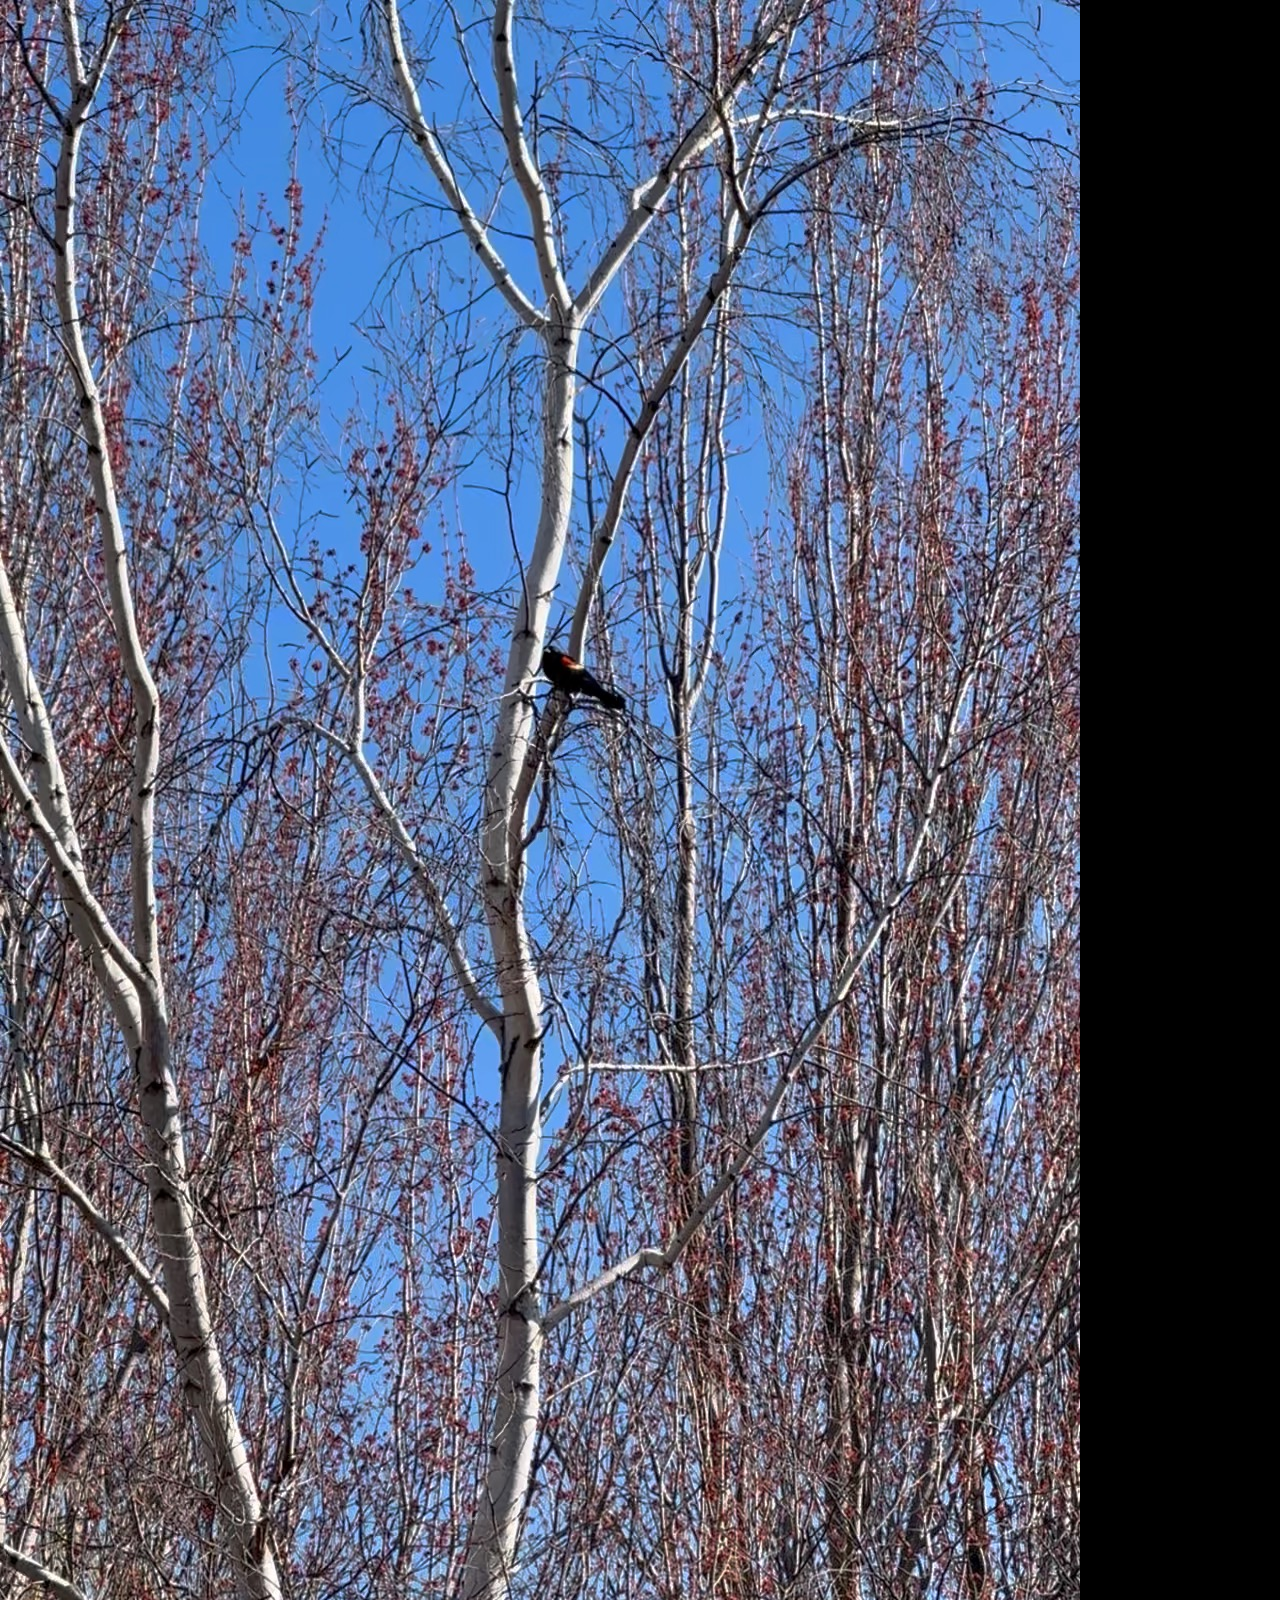
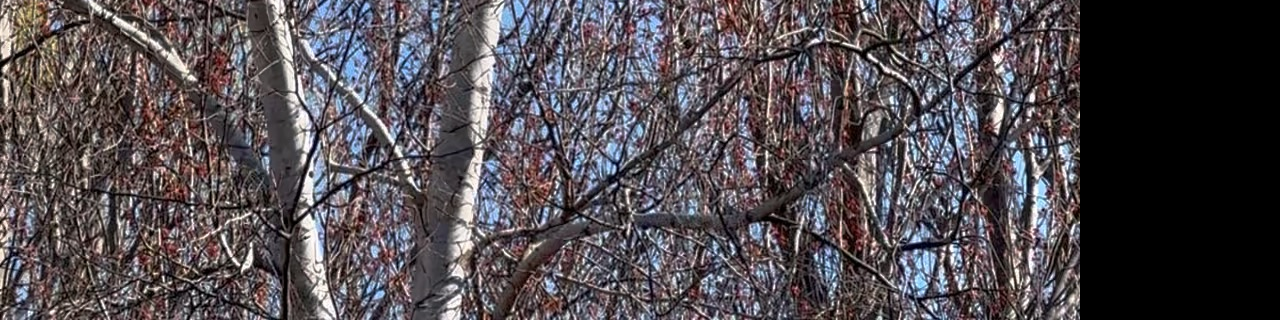
<file: bird-in-tree/index.html>
<!doctype html>
<html lang="en">
  <head>
    <meta charset="UTF-8" />
    <meta name="viewport" content="width=device-width, initial-scale=1" />
    <title>bird-in-tree</title>
    <link href="../style.css" rel="stylesheet" />
  </head>
  <body>
    <img src="../assets/bird-in-tree.webp" alt="" />
  </body>
</html>
</file>
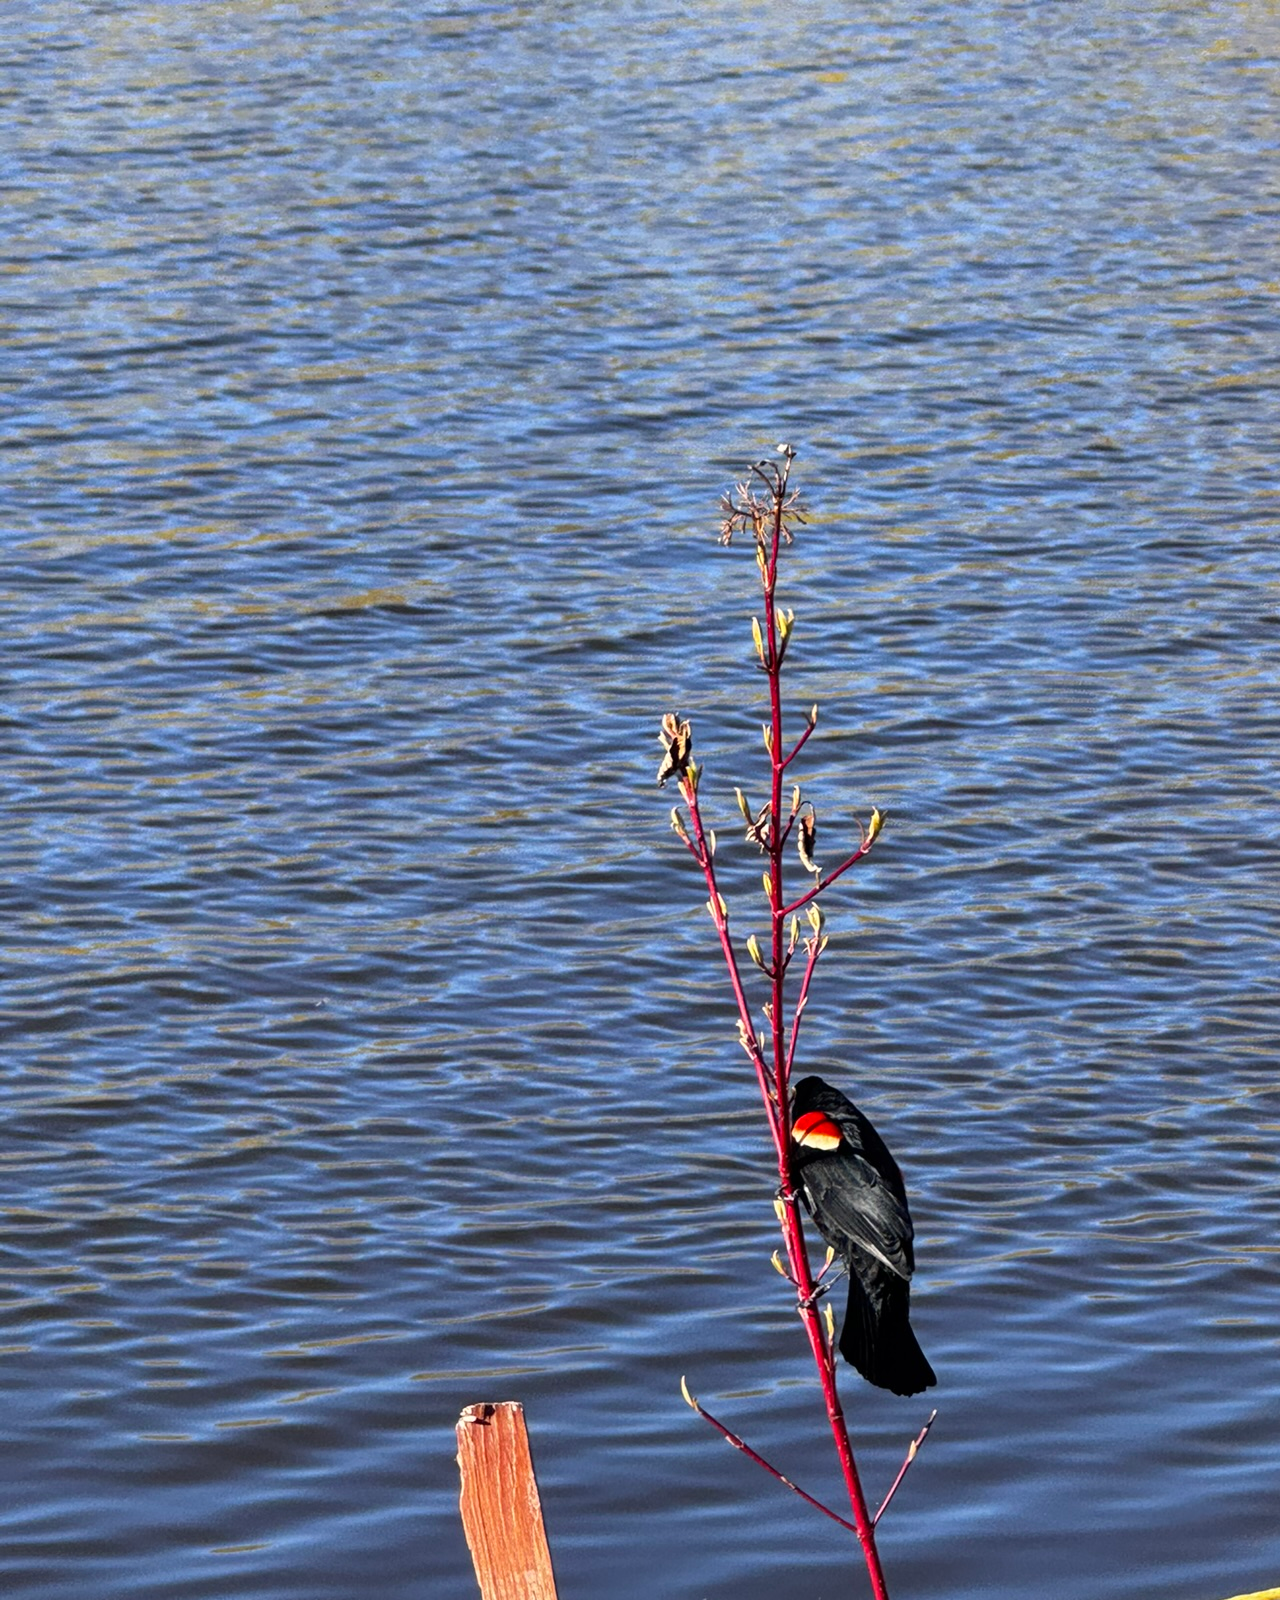
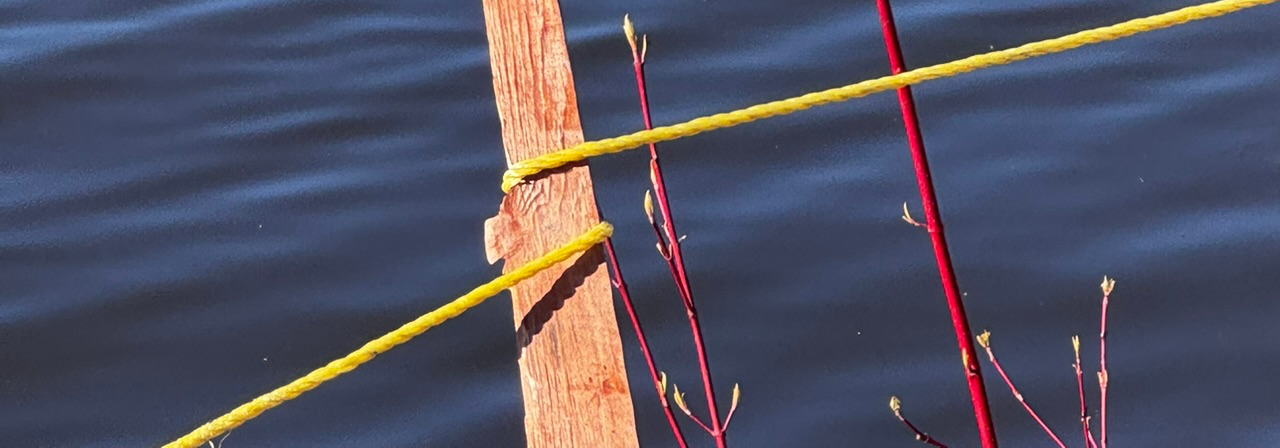
<file: bird/index.html>
<!doctype html>
<html lang="en">
  <head>
    <meta charset="UTF-8" />
    <meta name="viewport" content="width=device-width, initial-scale=1" />
    <title>bird</title>
    <link href="../style.css" rel="stylesheet" />
  </head>
  <body>
    <img src="../assets/bird.webp" alt="" />
  </body>
</html>
</file>
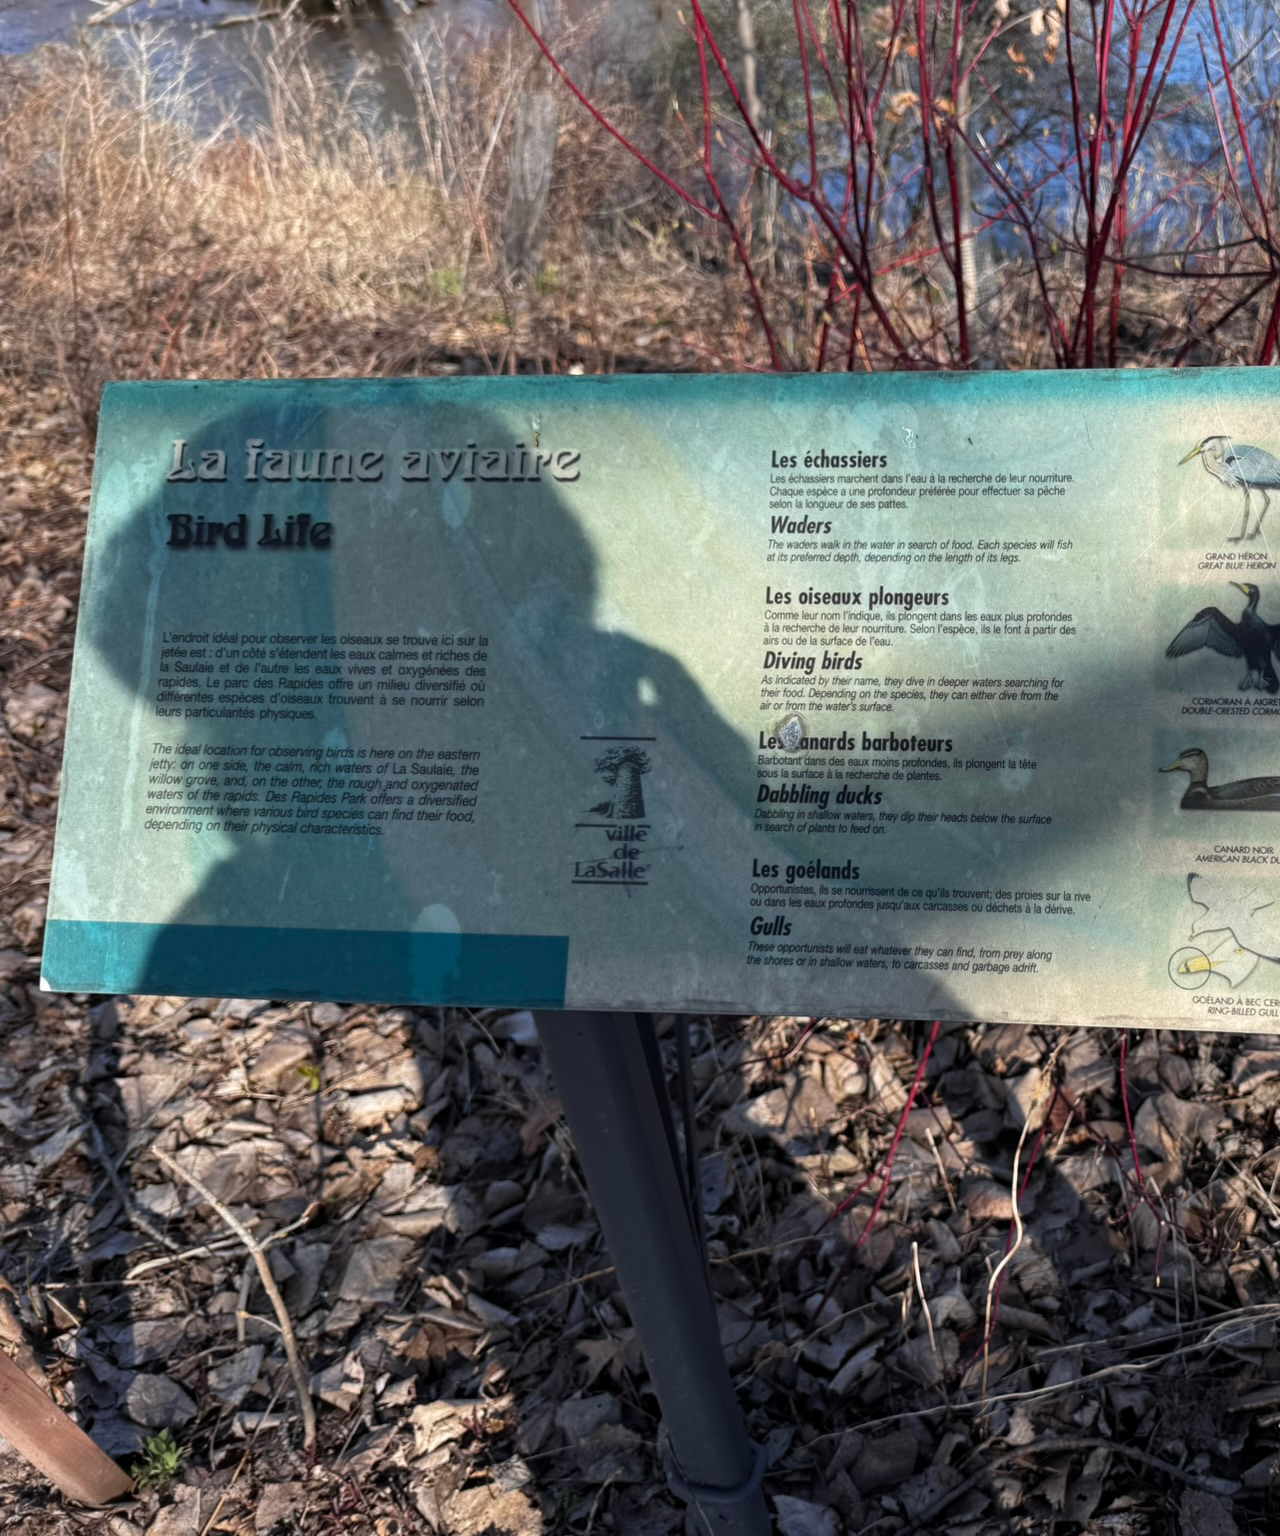
<file: birds-info/index.html>
<!doctype html>
<html lang="en">
  <head>
    <meta charset="UTF-8" />
    <meta name="viewport" content="width=device-width, initial-scale=1" />
    <title>birds-info</title>
    <link href="../style.css" rel="stylesheet" />
  </head>
  <body>
    <img src="../assets/birds-info.webp" alt="" />
  </body>
</html>
</file>
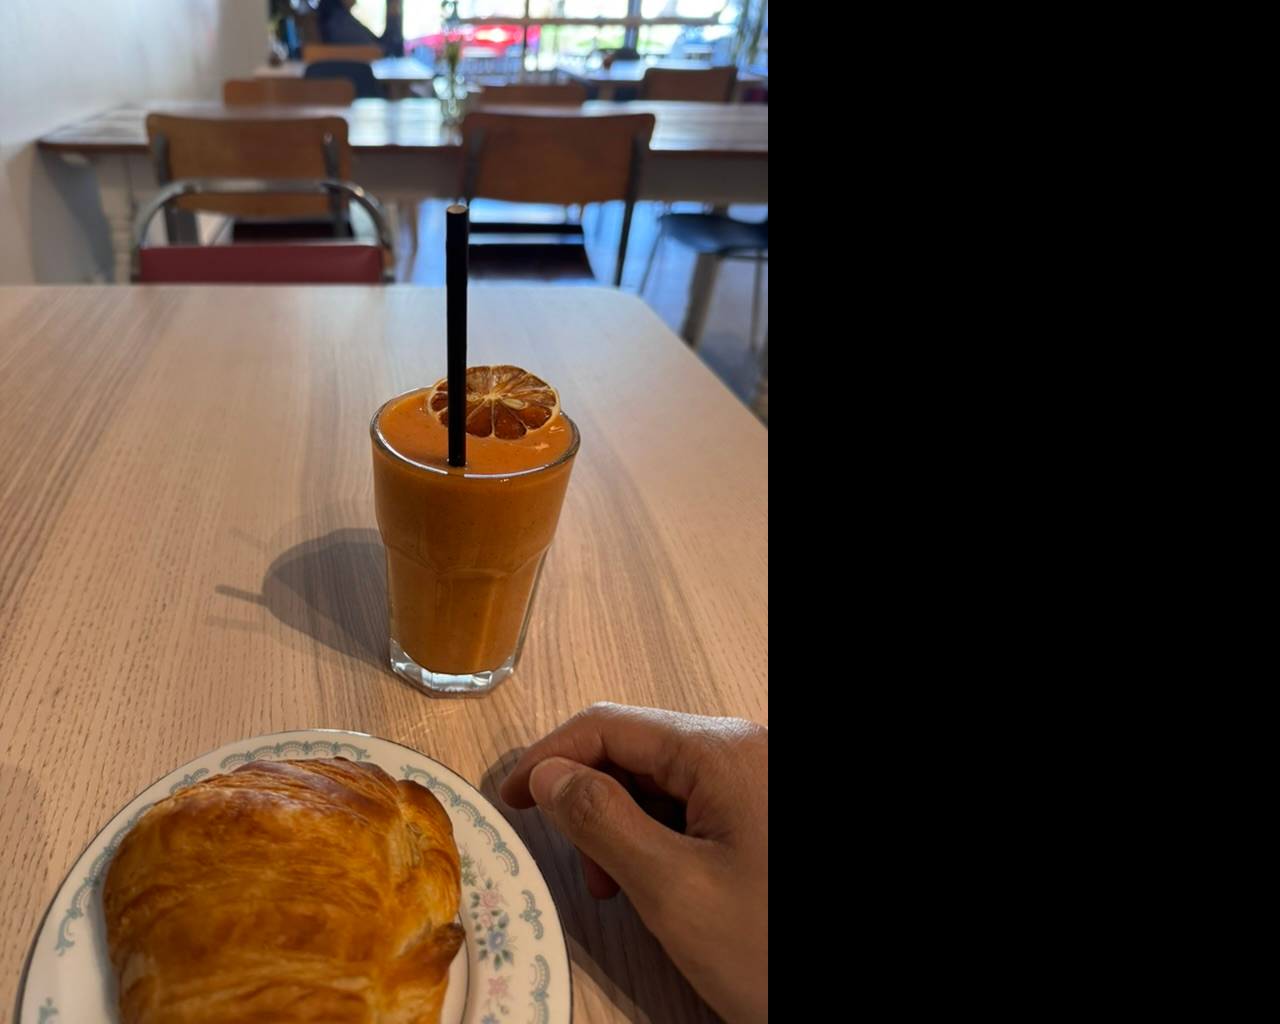
<file: cafe/index.html>
<!doctype html>
<html lang="en">
  <head>
    <meta charset="UTF-8" />
    <meta name="viewport" content="width=device-width, initial-scale=1" />
    <title>cafe</title>
    <link href="../style.css" rel="stylesheet" />
  </head>
  <body>
    <img src="../assets/cafe.webp" alt="" />
  </body>
</html>
</file>
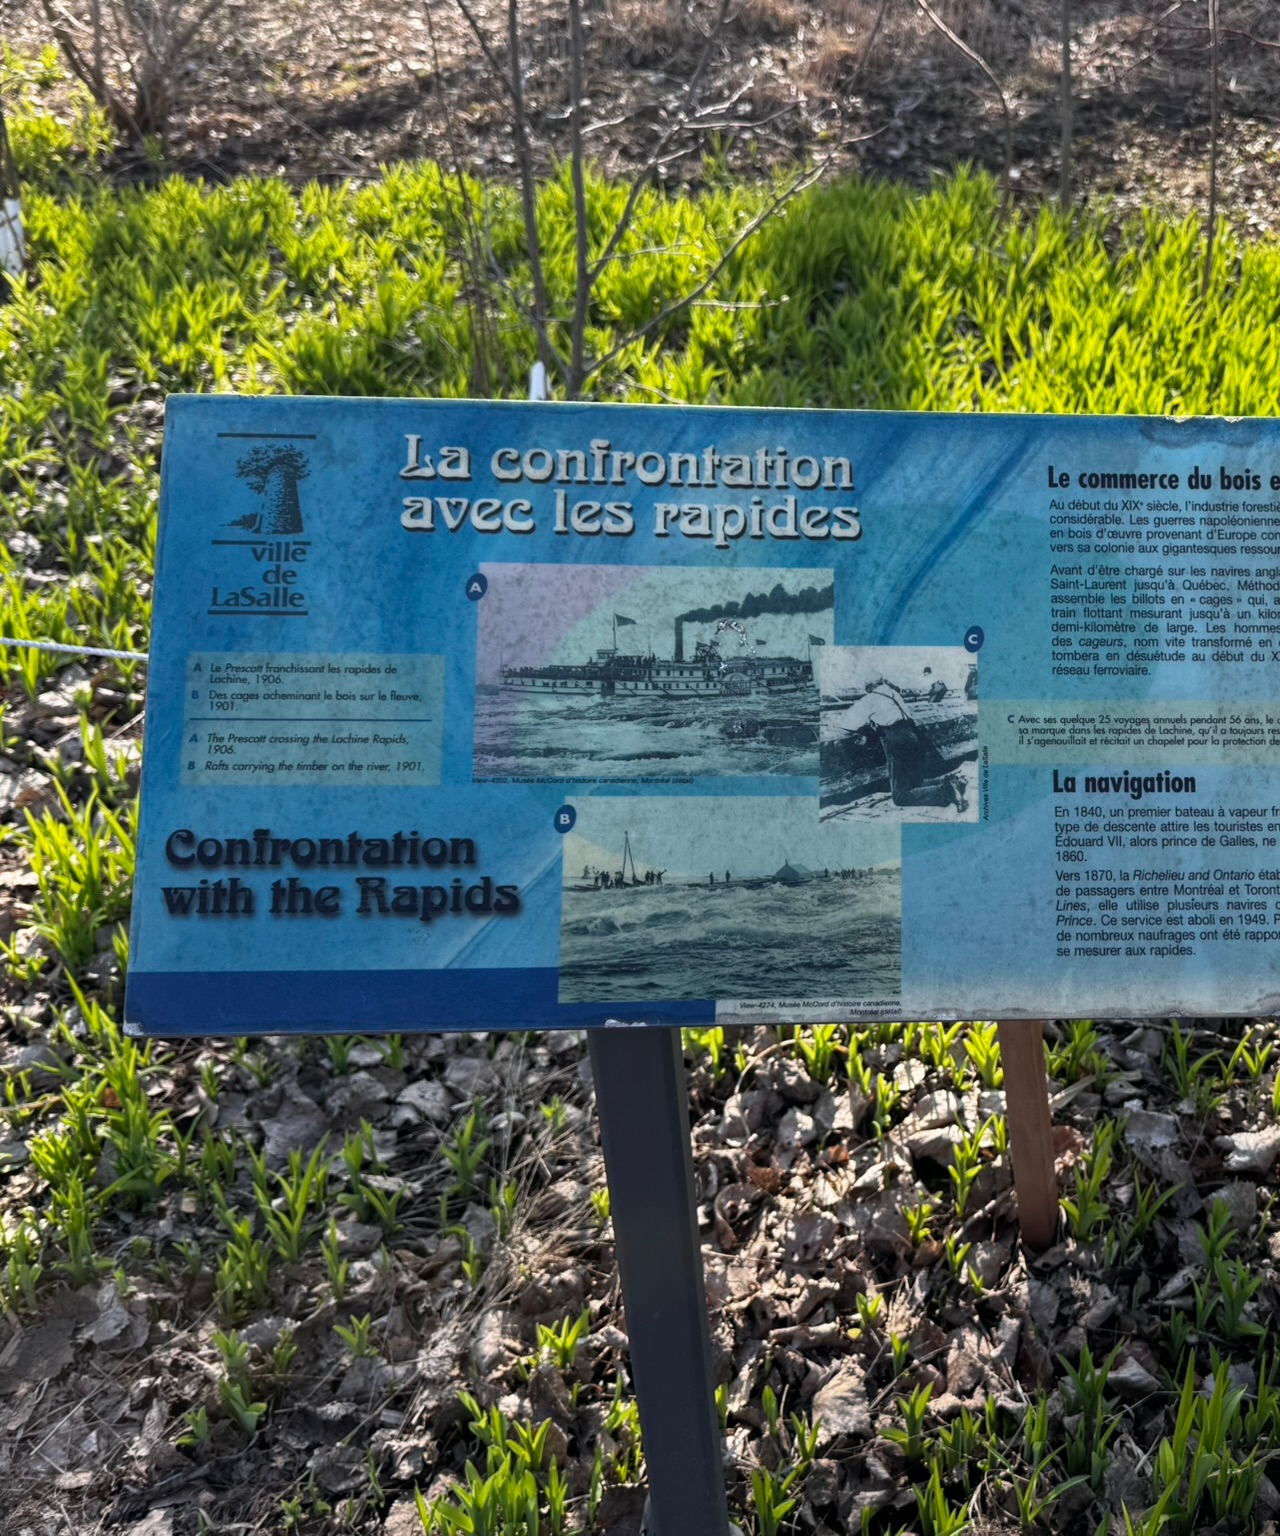
<file: confrontation/index.html>
<!doctype html>
<html lang="en">
  <head>
    <meta charset="UTF-8" />
    <meta name="viewport" content="width=device-width, initial-scale=1" />
    <title>confrontation</title>
    <link href="../style.css" rel="stylesheet" />
  </head>
  <body>
    <img src="../assets/confrontation.webp" alt="" />
  </body>
</html>
</file>
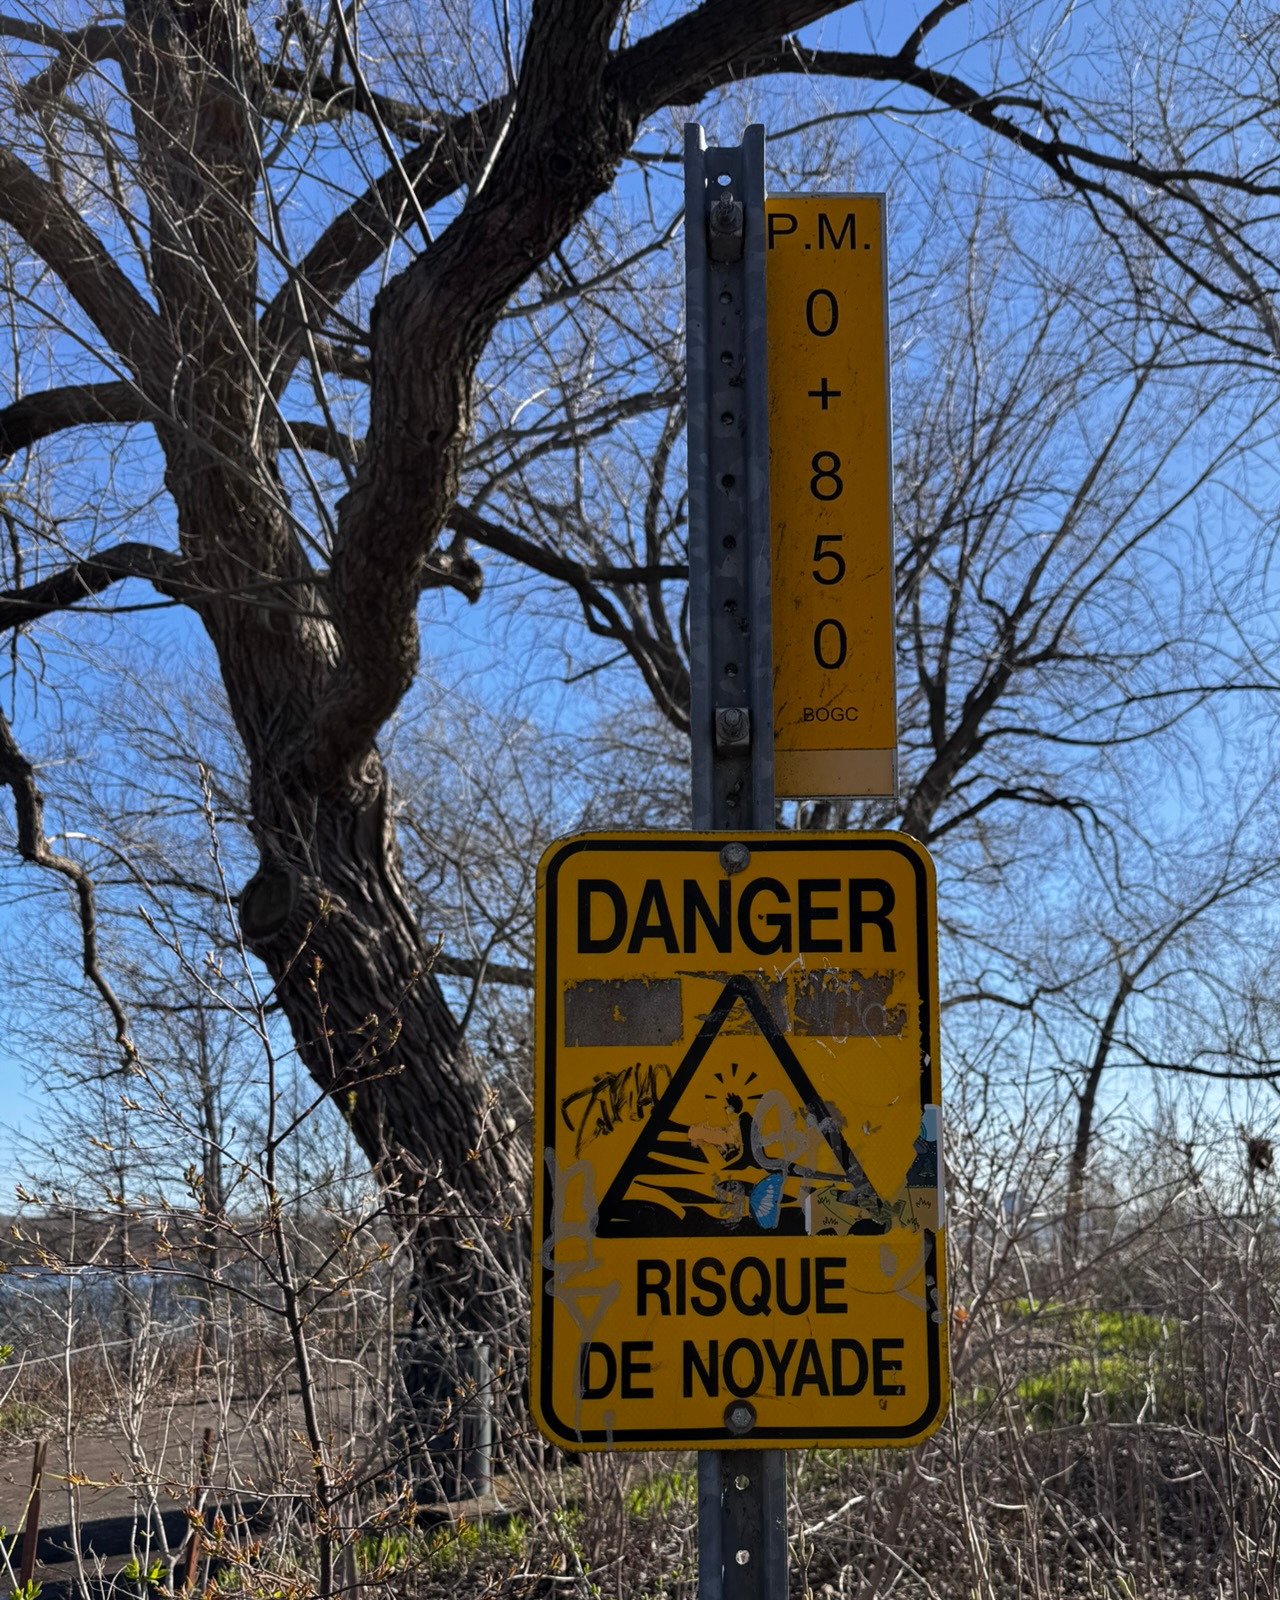
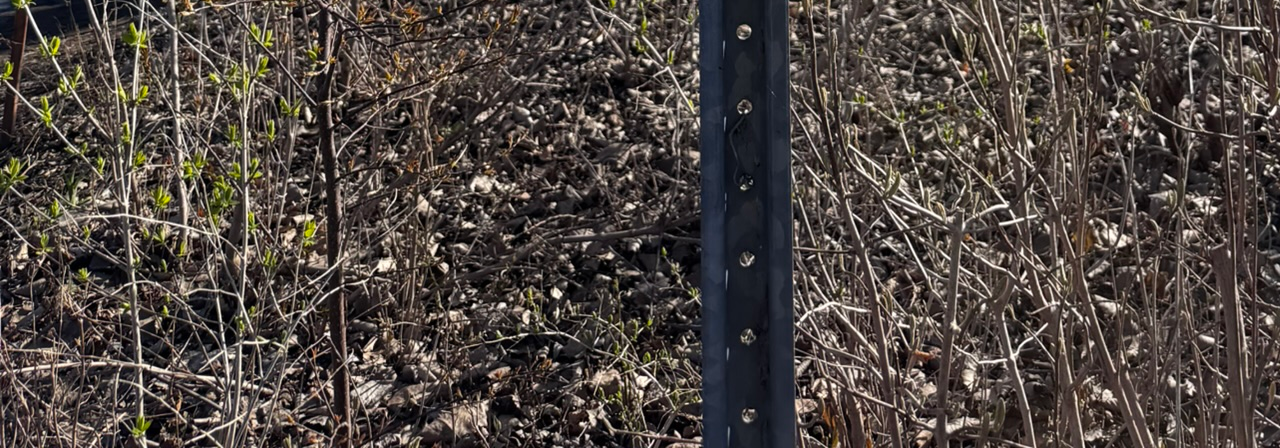
<file: danger/index.html>
<!doctype html>
<html lang="en">
  <head>
    <meta charset="UTF-8" />
    <meta name="viewport" content="width=device-width, initial-scale=1" />
    <title>danger</title>
    <link href="../style.css" rel="stylesheet" />
  </head>
  <body>
    <img src="../assets/danger.webp" alt="" />
  </body>
</html>
</file>
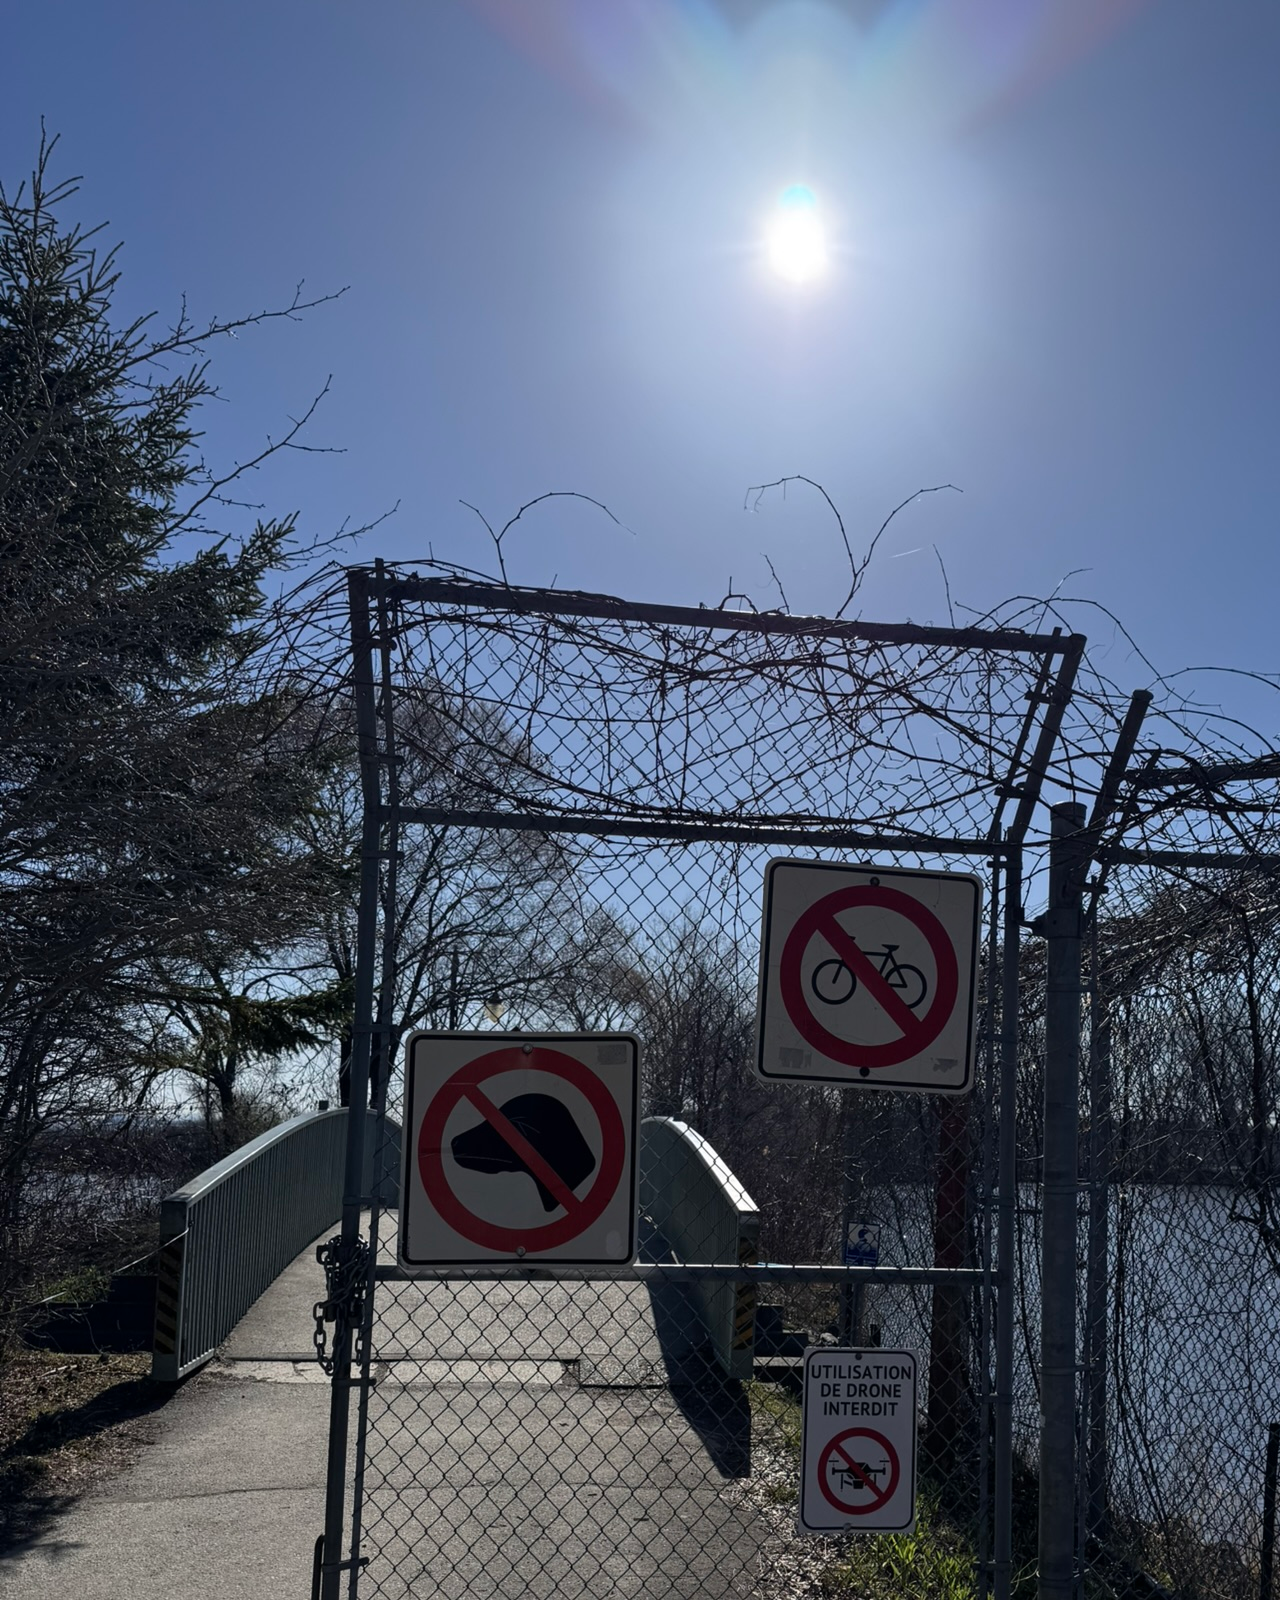
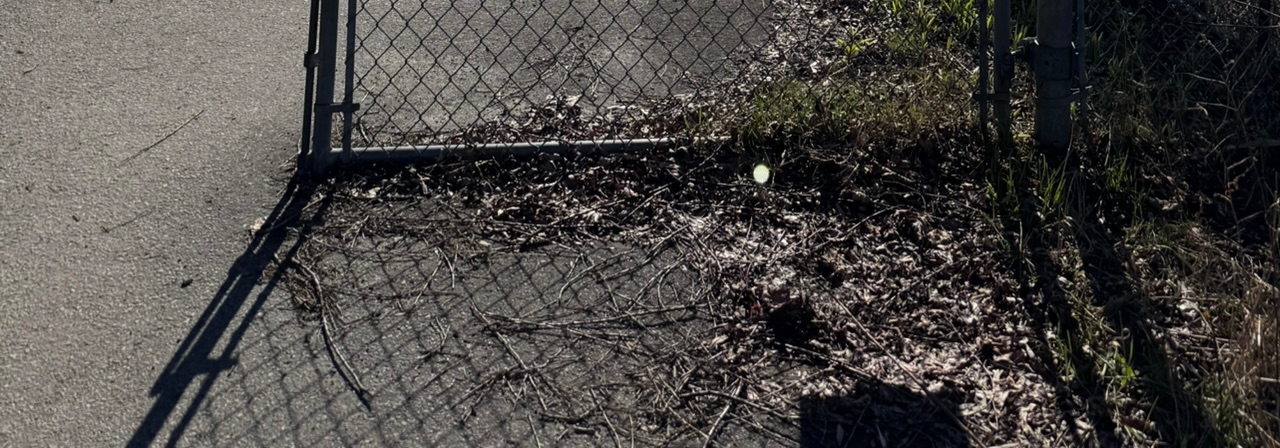
<file: gate/index.html>
<!doctype html>
<html lang="en">
  <head>
    <meta charset="UTF-8" />
    <meta name="viewport" content="width=device-width, initial-scale=1" />
    <title>gate</title>
    <link href="../style.css" rel="stylesheet" />
  </head>
  <body>
    <img src="../assets/gate.webp" alt="" />
  </body>
</html>
</file>
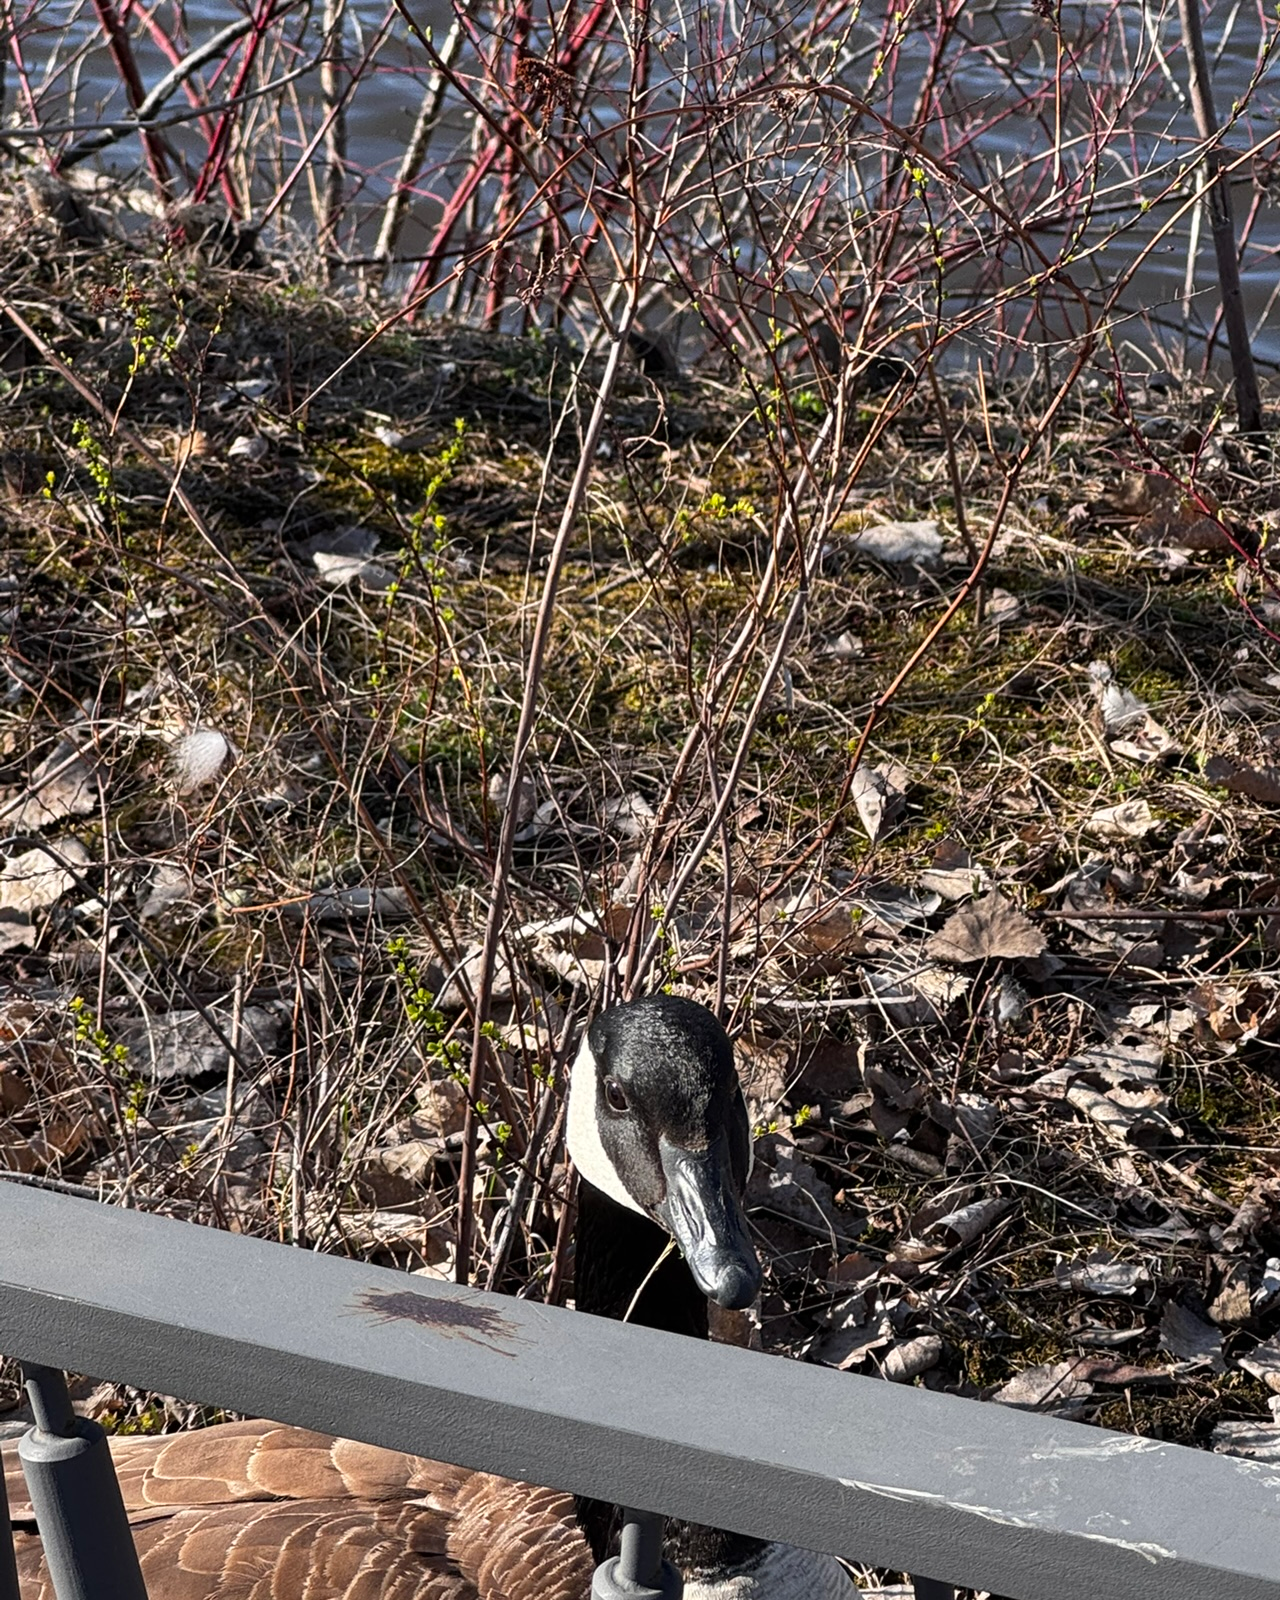
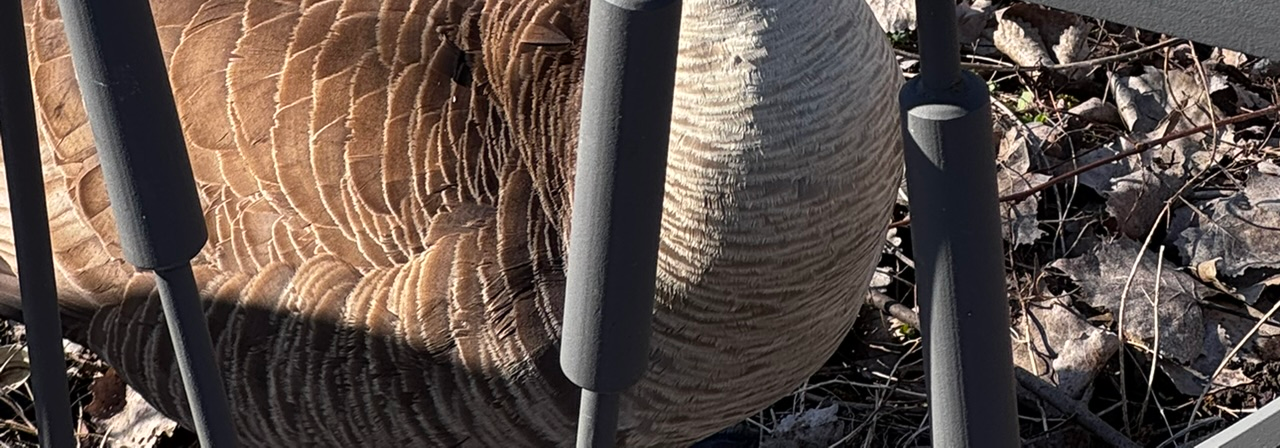
<file: goose/index.html>
<!doctype html>
<html lang="en">
  <head>
    <meta charset="UTF-8" />
    <meta name="viewport" content="width=device-width, initial-scale=1" />
    <title>goose</title>
    <link href="../style.css" rel="stylesheet" />
  </head>
  <body>
    <img src="../assets/goose.webp" alt="" />
  </body>
</html>
</file>
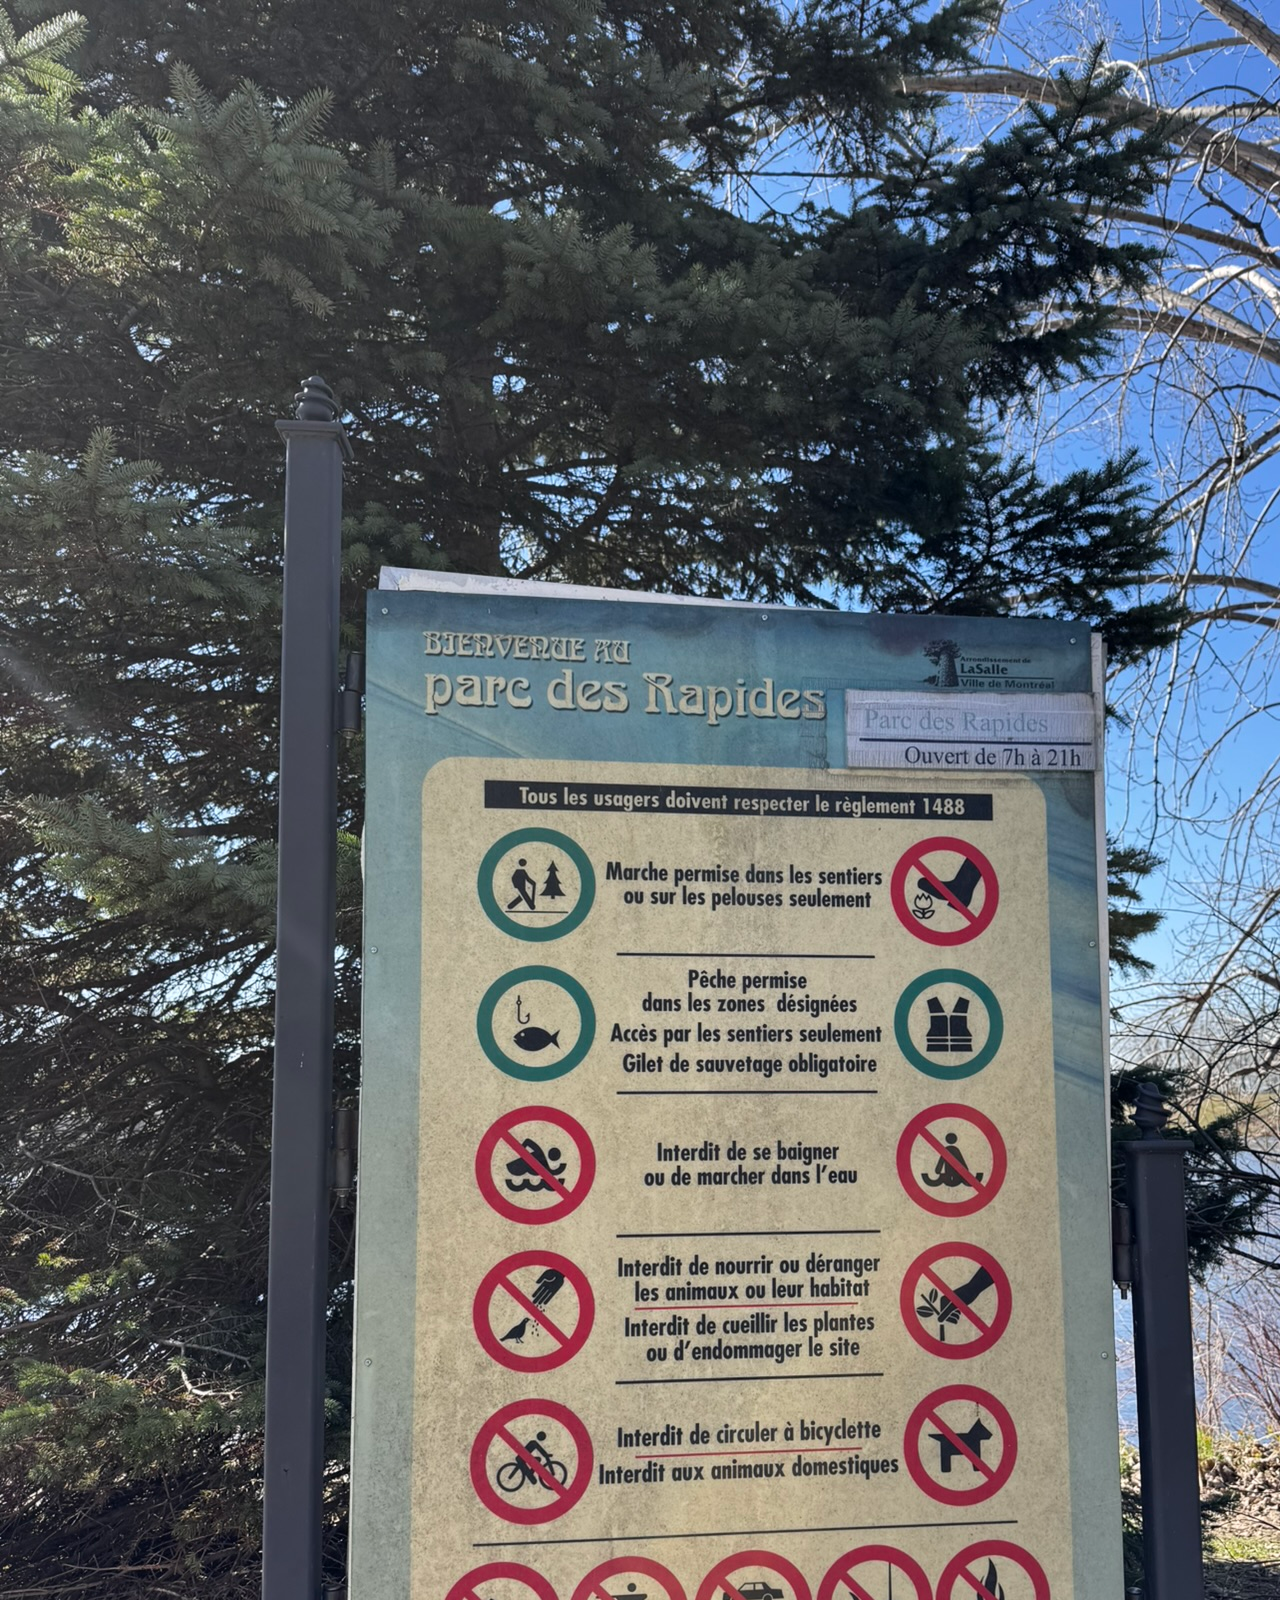
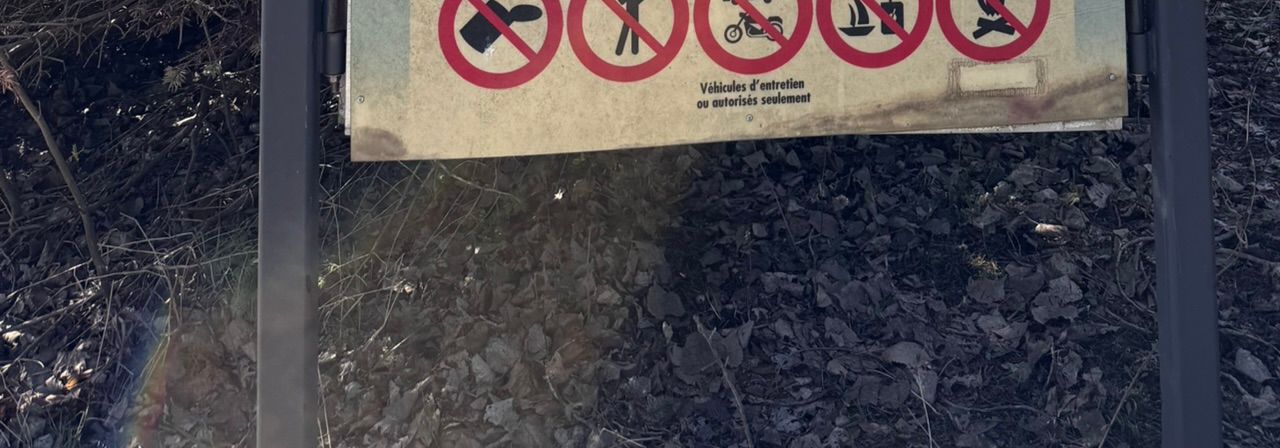
<file: intro/index.html>
<!doctype html>
<html lang="en">
  <head>
    <meta charset="UTF-8" />
    <meta name="viewport" content="width=device-width, initial-scale=1" />
    <title>intro</title>
    <link href="../style.css" rel="stylesheet" />
  </head>
  <body>
    <img src="../assets/intro.webp" alt="" />
  </body>
</html>
</file>
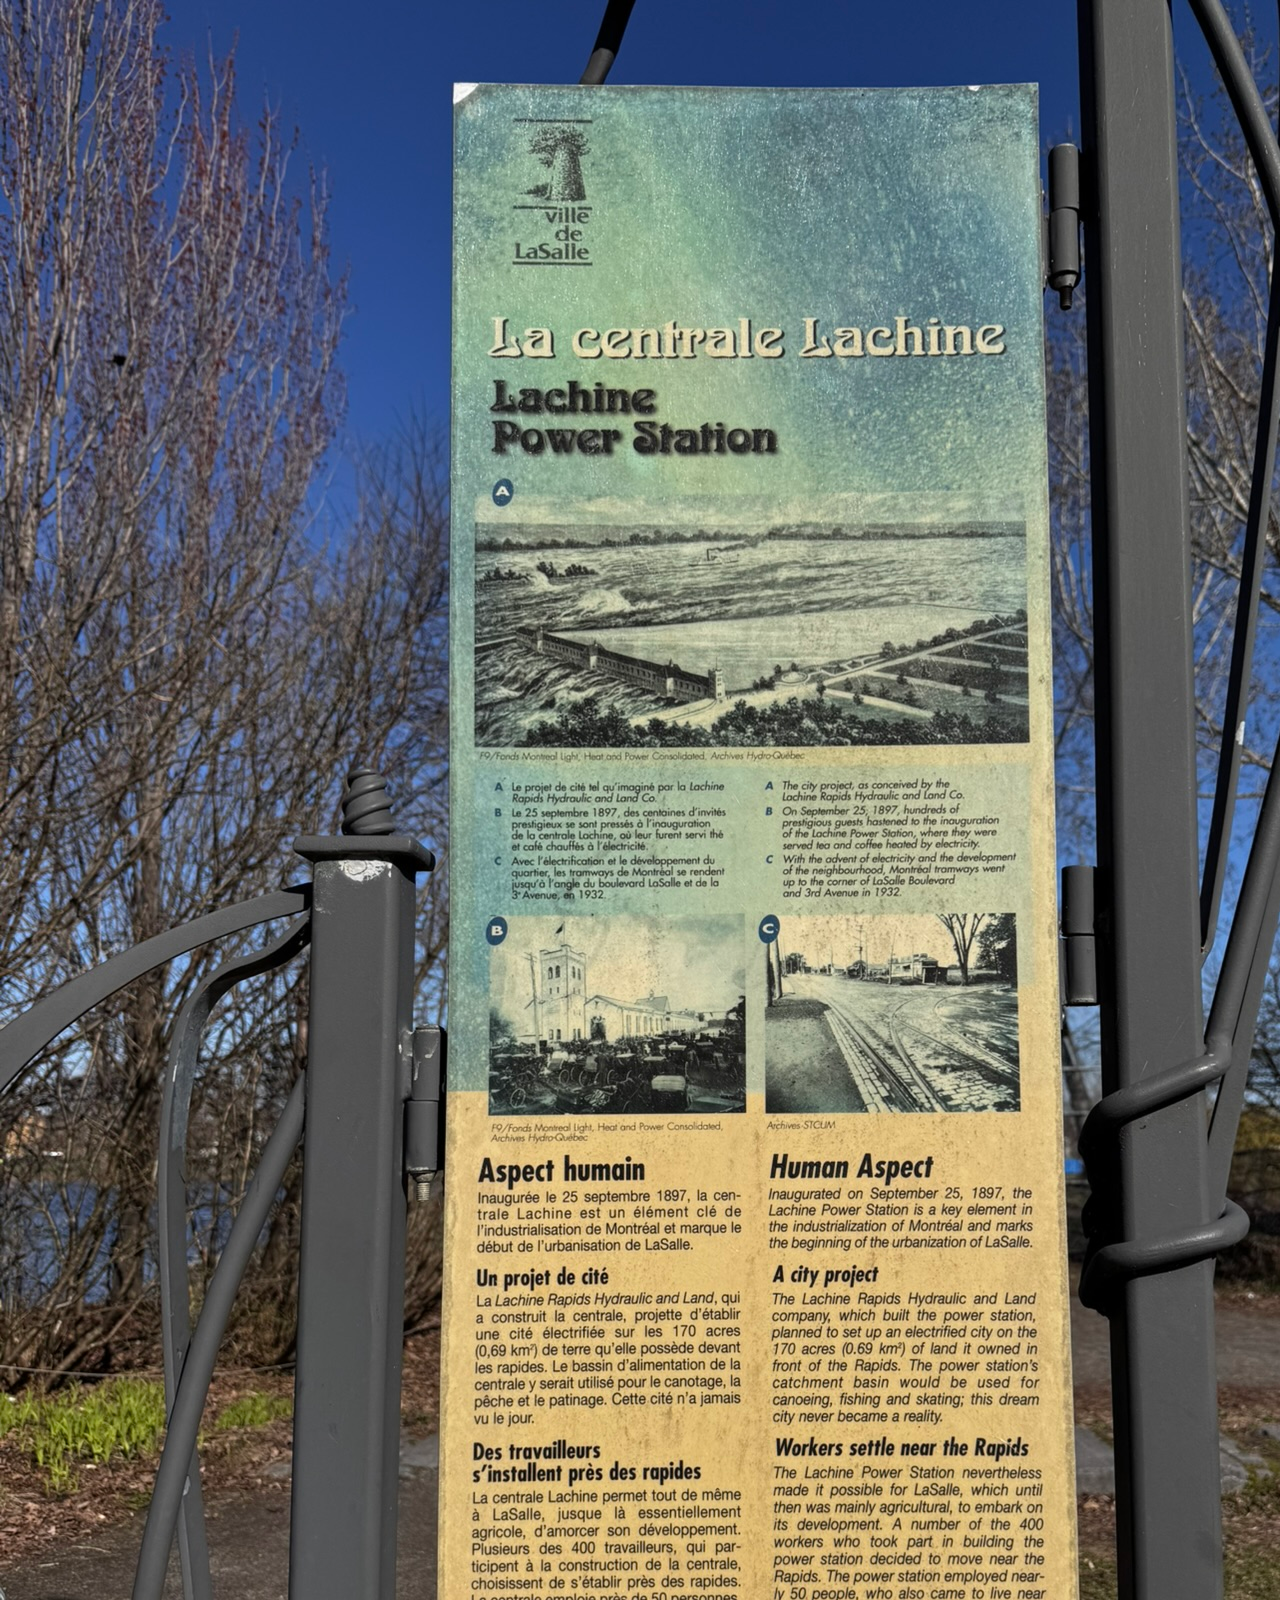
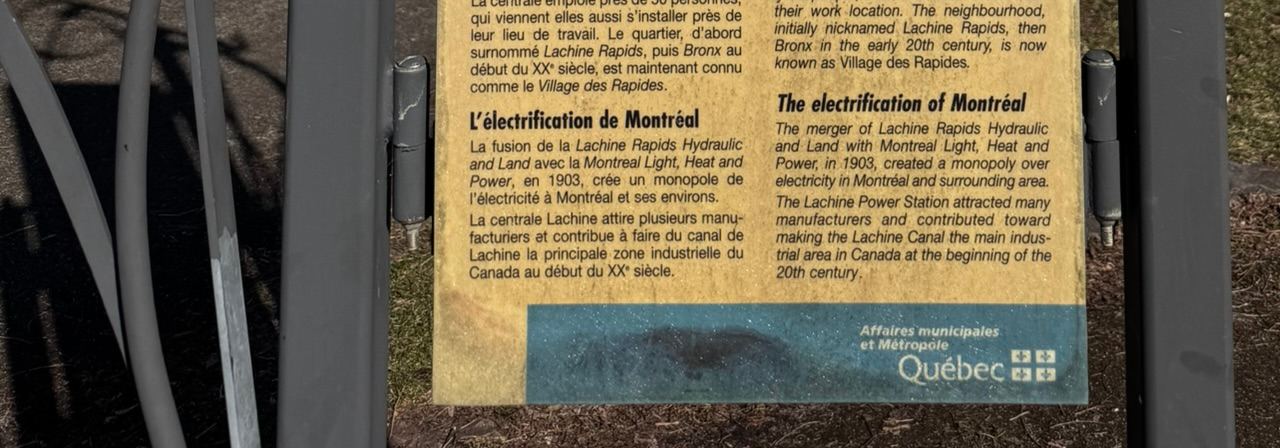
<file: power-station/index.html>
<!doctype html>
<html lang="en">
  <head>
    <meta charset="UTF-8" />
    <meta name="viewport" content="width=device-width, initial-scale=1" />
    <title>power-station</title>
    <link href="../style.css" rel="stylesheet" />
  </head>
  <body>
    <img src="../assets/power-station.webp" alt="" />
  </body>
</html>
</file>
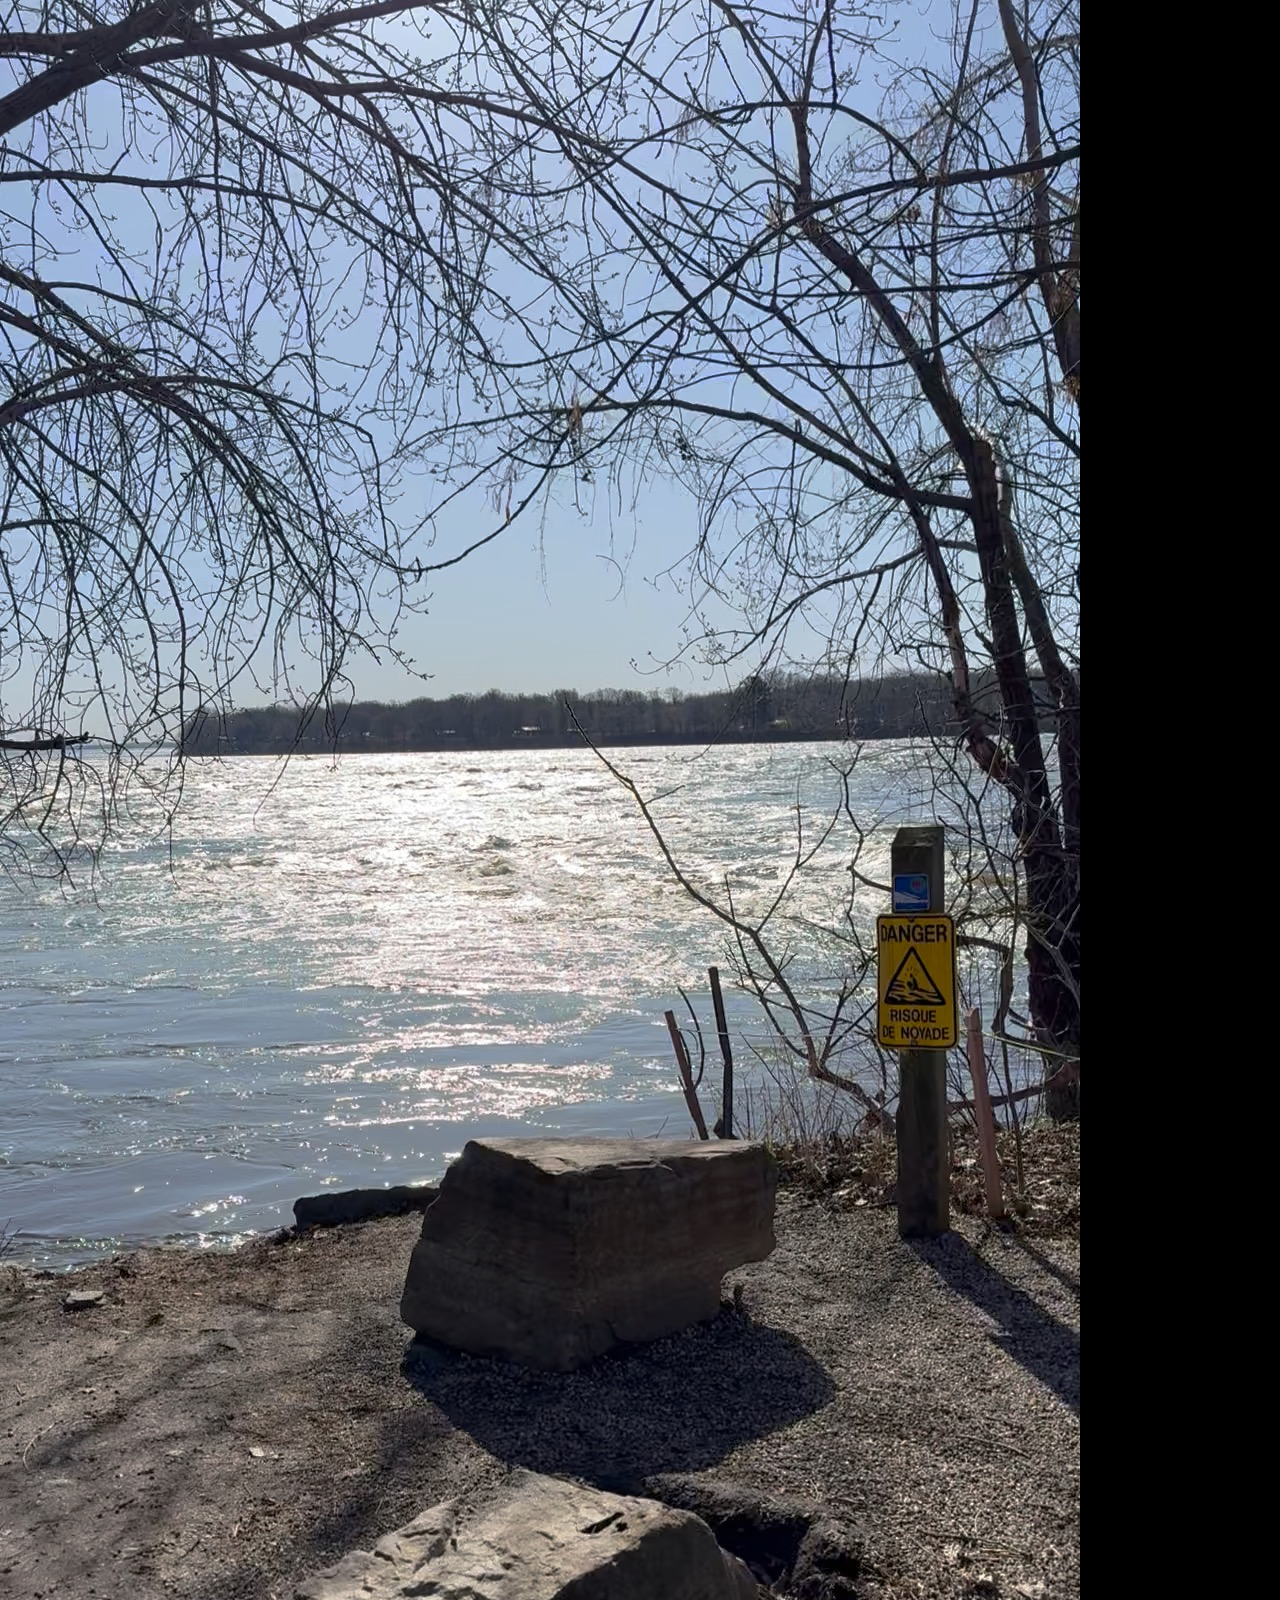
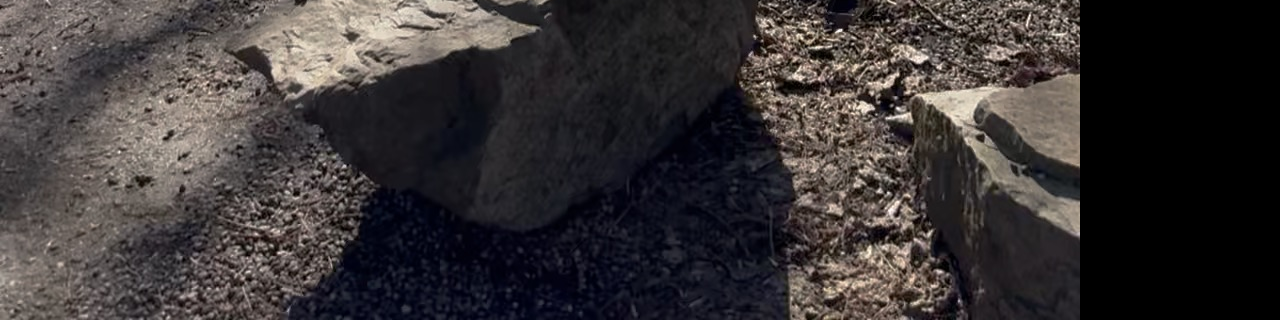
<file: rapids/index.html>
<!doctype html>
<html lang="en">
  <head>
    <meta charset="UTF-8" />
    <meta name="viewport" content="width=device-width, initial-scale=1" />
    <title>rapids</title>
    <link href="../style.css" rel="stylesheet" />
  </head>
  <body>
    <img src="../assets/rapids.webp" alt="" />
  </body>
</html>
</file>
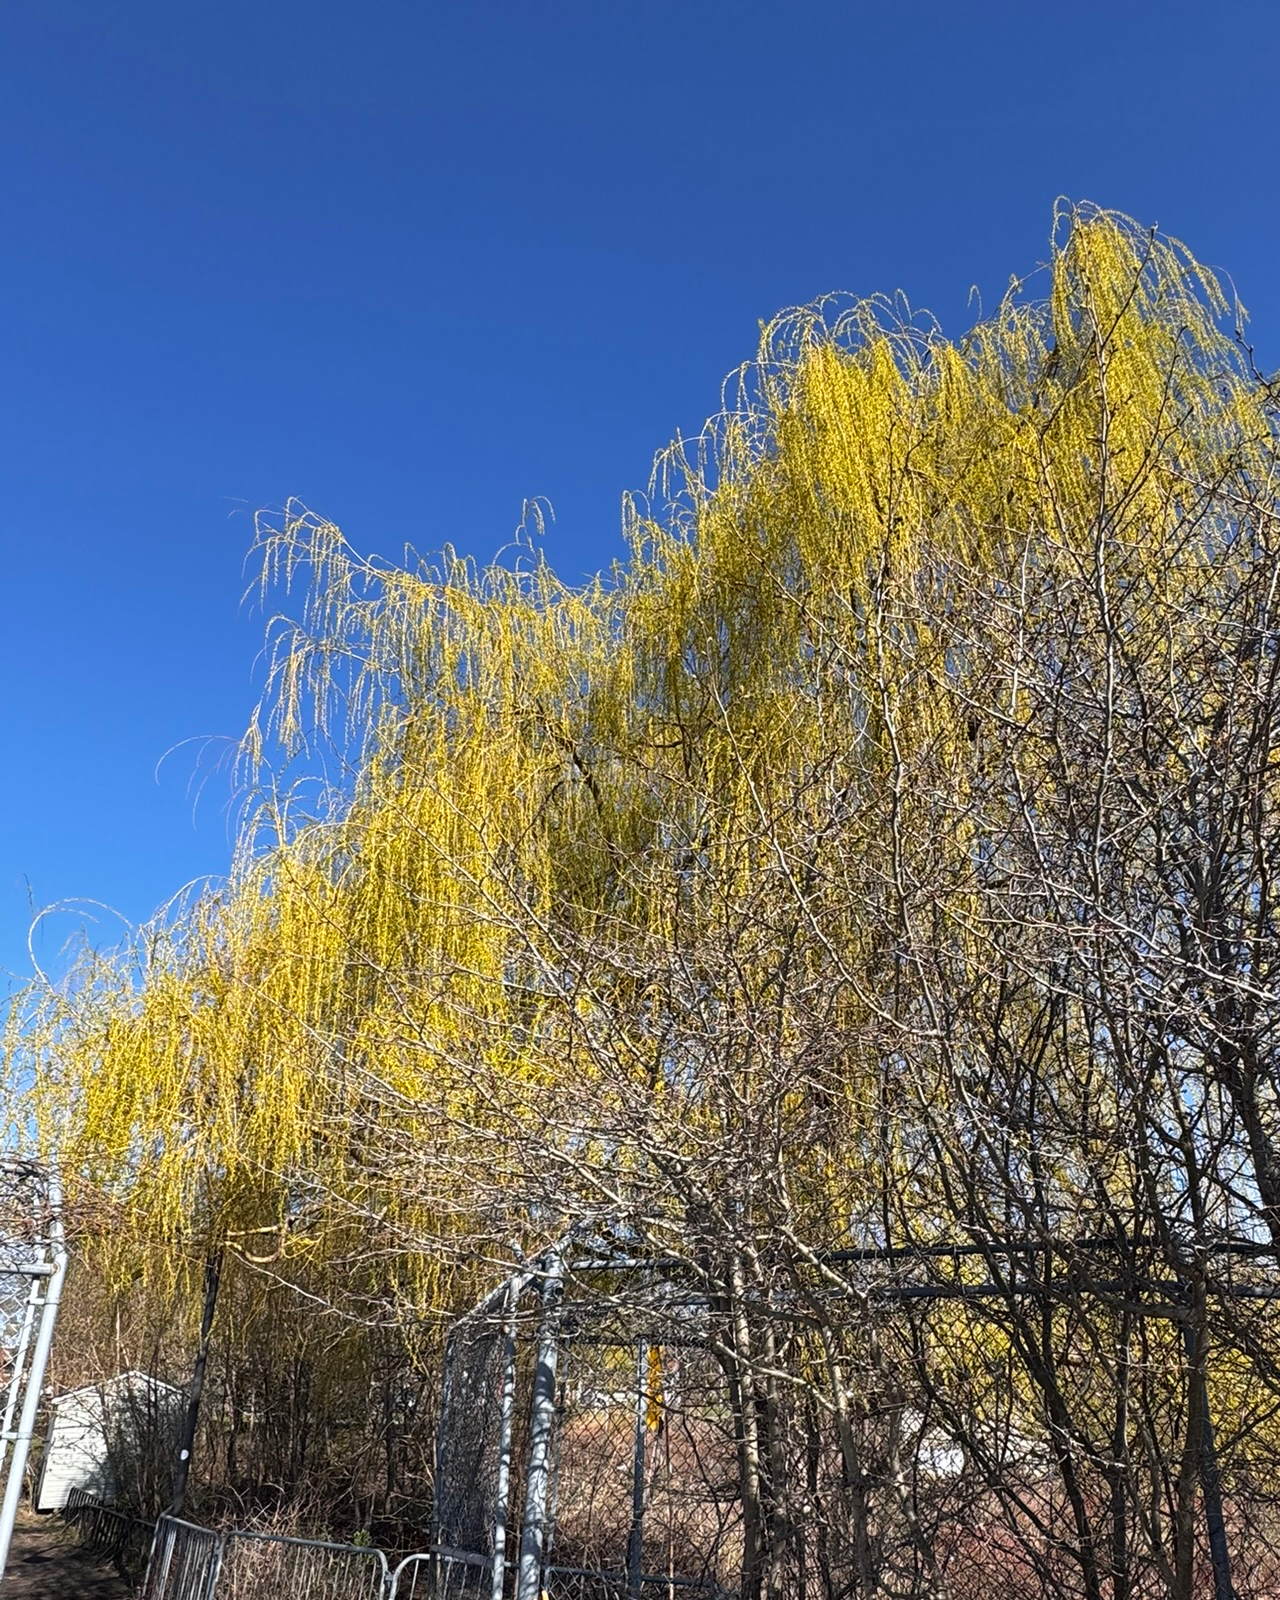
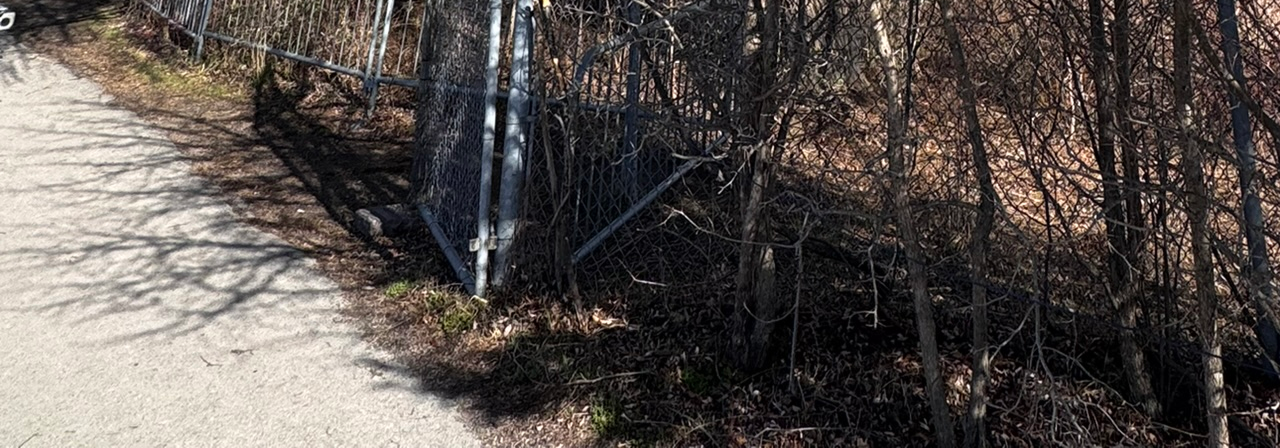
<file: tree/index.html>
<!doctype html>
<html lang="en">
  <head>
    <meta charset="UTF-8" />
    <meta name="viewport" content="width=device-width, initial-scale=1" />
    <title>tree</title>
    <link href="../style.css" rel="stylesheet" />
  </head>
  <body>
    <img src="../assets/tree.webp" alt="" />
  </body>
</html>
</file>
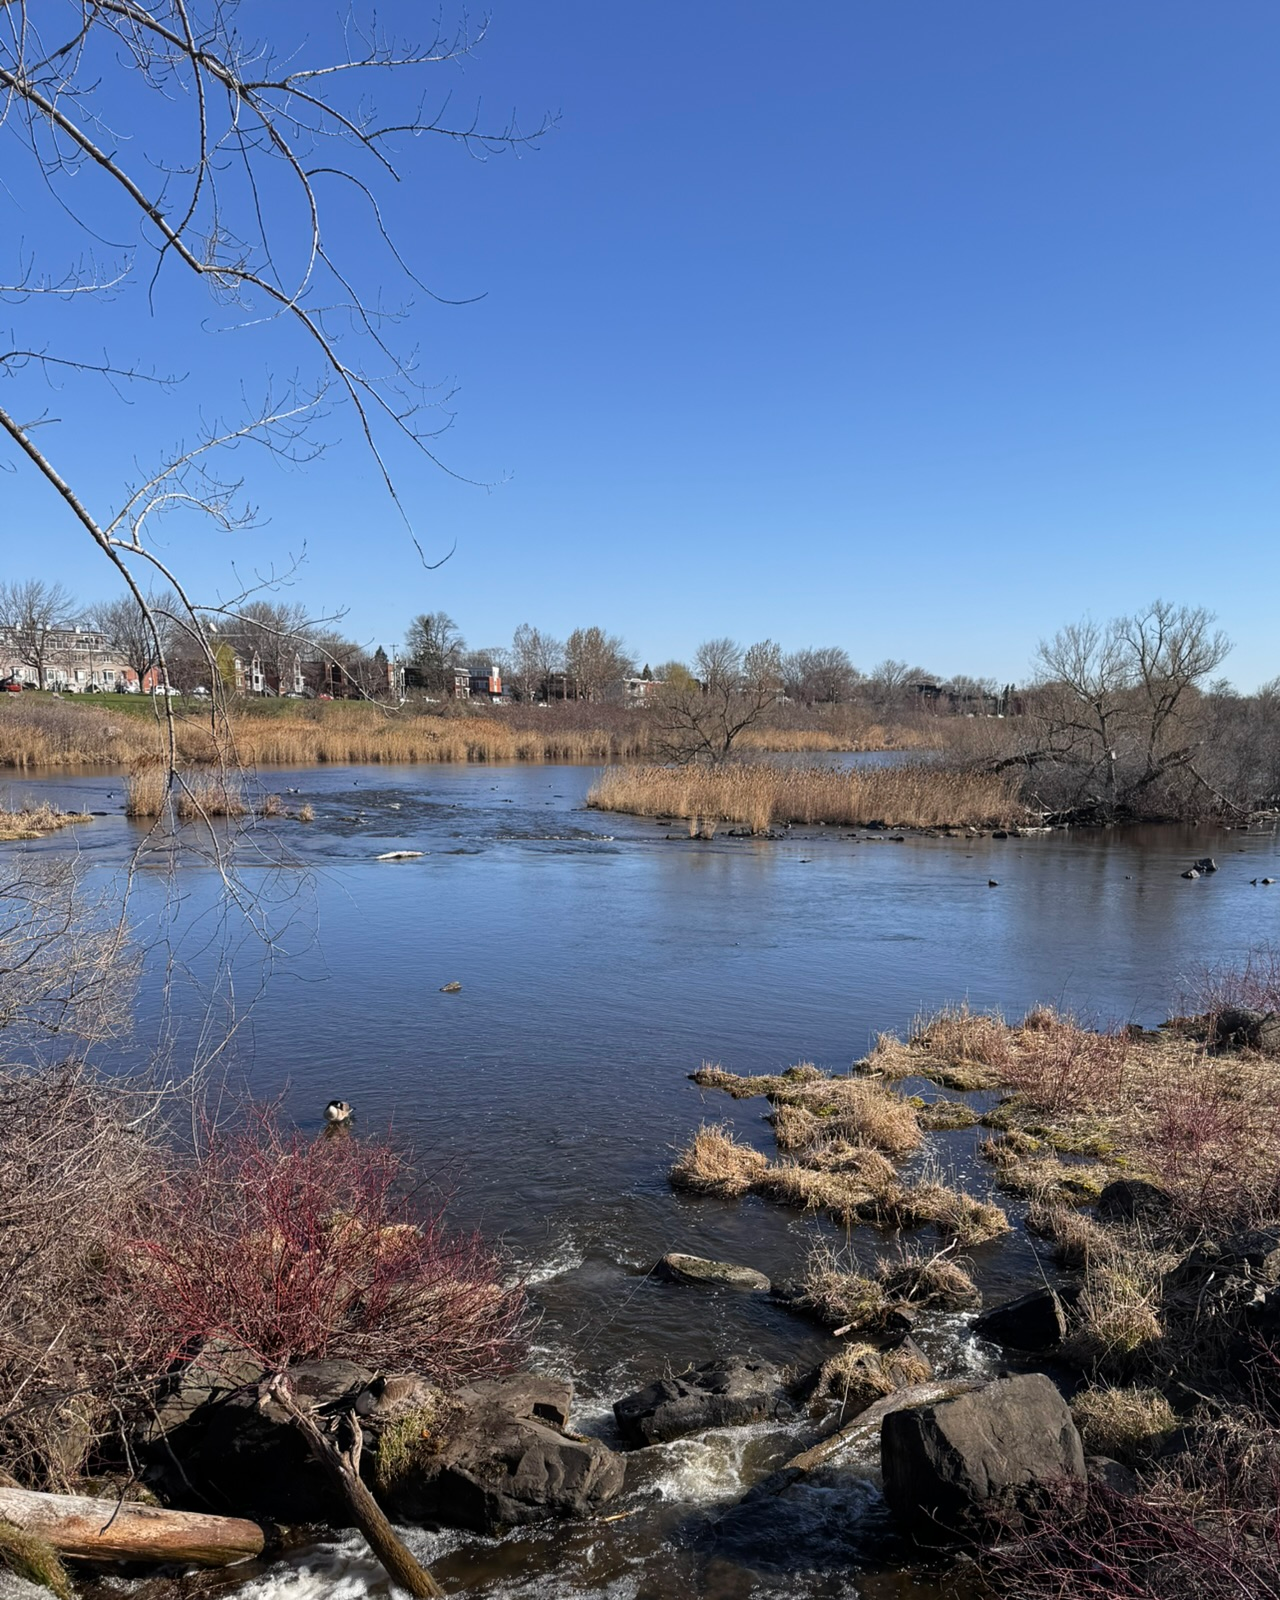
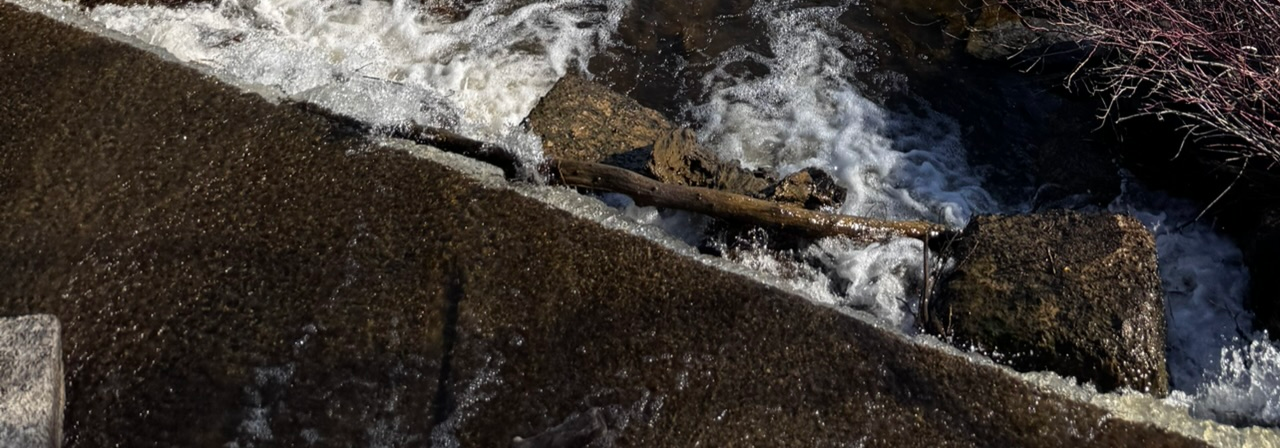
<file: waterfall/index.html>
<!doctype html>
<html lang="en">
  <head>
    <meta charset="UTF-8" />
    <meta name="viewport" content="width=device-width, initial-scale=1" />
    <title>waterfall</title>
    <link href="../style.css" rel="stylesheet" />
  </head>
  <body>
    <img src="../assets/waterfall.webp" alt="" />
  </body>
</html>
</file>
<file: style.css>
html {
  font-family: "Inter", sans-serif;
}
body {
  margin: 0;
  display: flex;
  background: black;
}

#toolbar {
  position: absolute;
  left: 20px;
  top: 20px;
  display: flex;
  flex-direction: row;
  gap: 10px;
}

#title {
  background: yellow;
}

#title p {
  margin: -3px 0px;
  font-size: 20px;
}

#title p a {
  color: black;
  text-decoration: none;
}

#title p a:hover {
  background-color: blue;
}

#title p:nth-child(2) {
  margin-top: -6px;
  color: #4a4a4a;
}

#title p:nth-child(2) a {
  color: #4a4a4a;
}

#mute-toggle {
  background: yellow;
  border: none;
}

#mute-toggle:hover {
  background-color: blue;
}

#hyperimage {
  position: absolute;
  background-color: hsl(0deg 0% 0% / 10%);
  border-width: 10px;
  border-style: solid;
  border-color: transparent;
}

#hyperimage:hover,
#hyperimage:focus-visible {
  background-color: hsl(0deg 0% 0% / 70%);
}

@keyframes flash-blue {
  0% {
    border-color: lightskyblue;
  }

  100% {
    border-color: none;
  }
}

#hyperimage.highlight-clickable {
  animation: flash-blue 1.5s cubic-bezier(0.22, 1, 0.36, 1);
}
</file>
